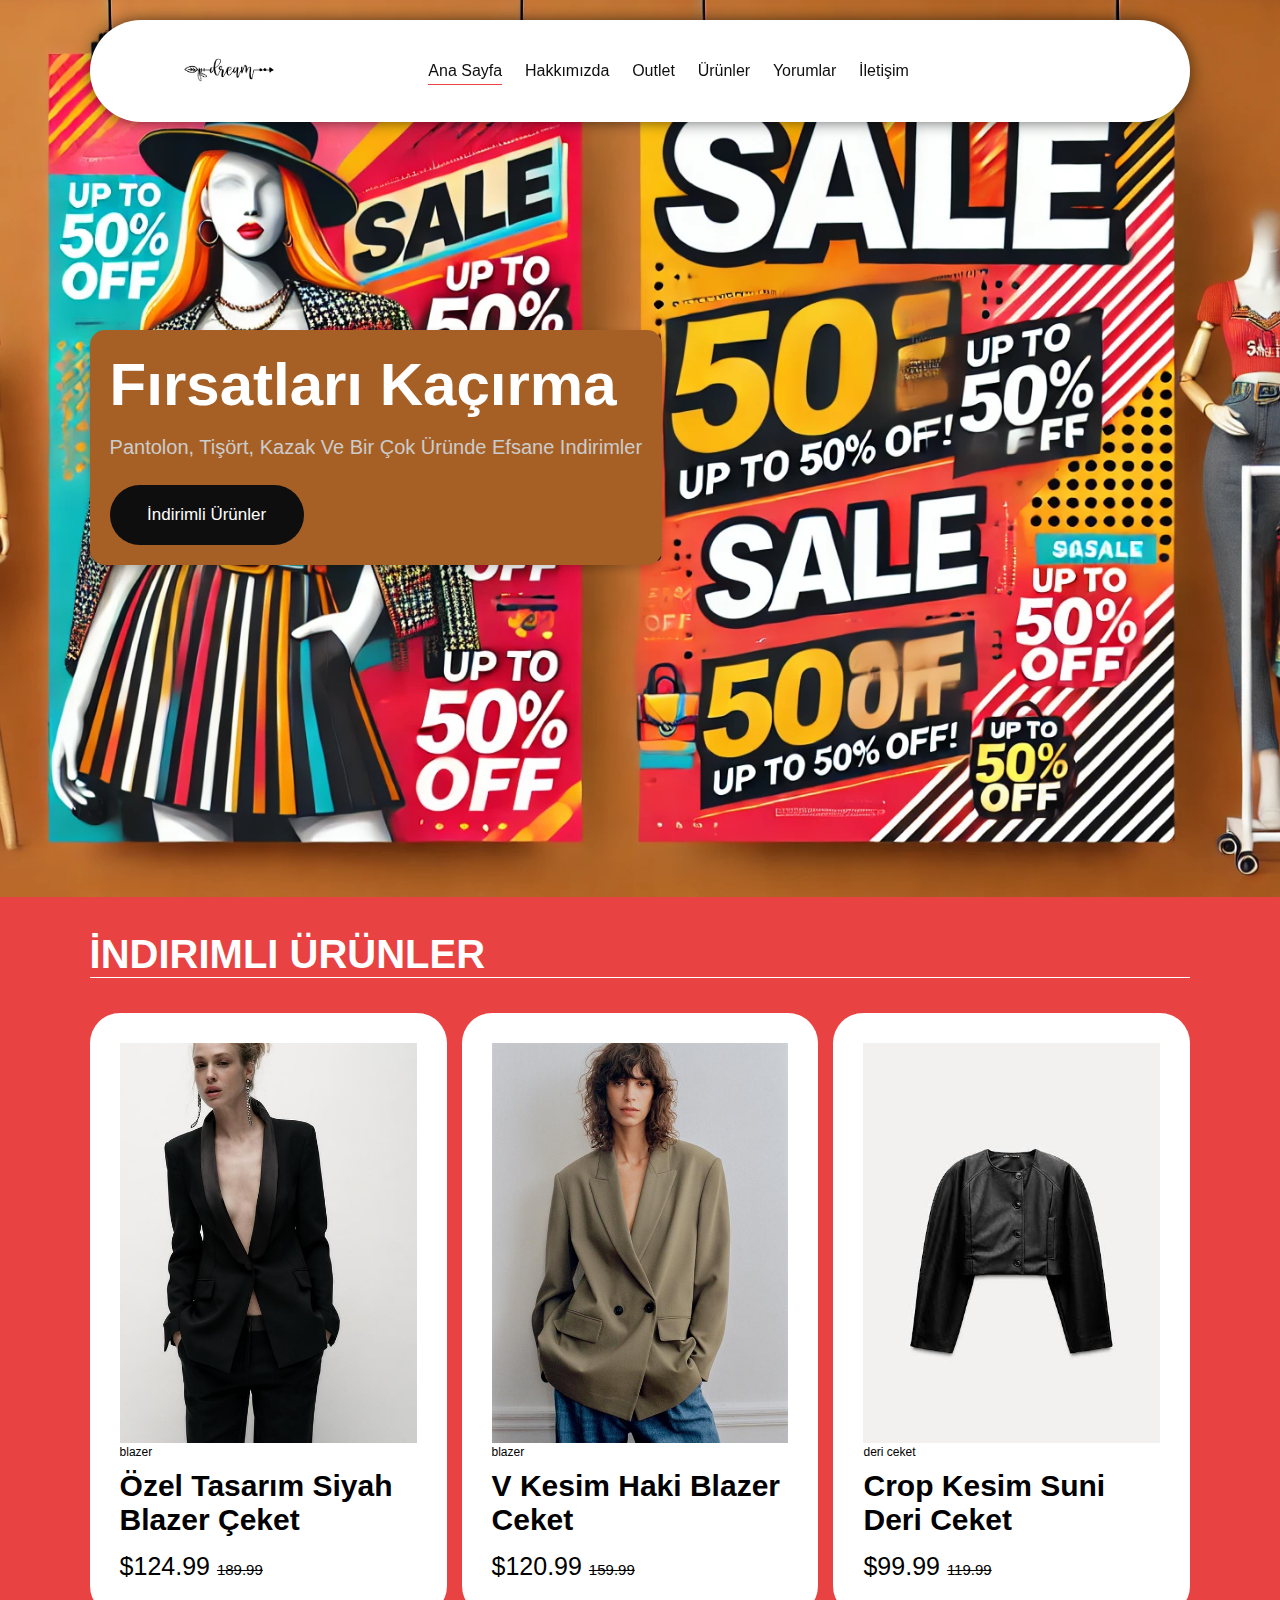
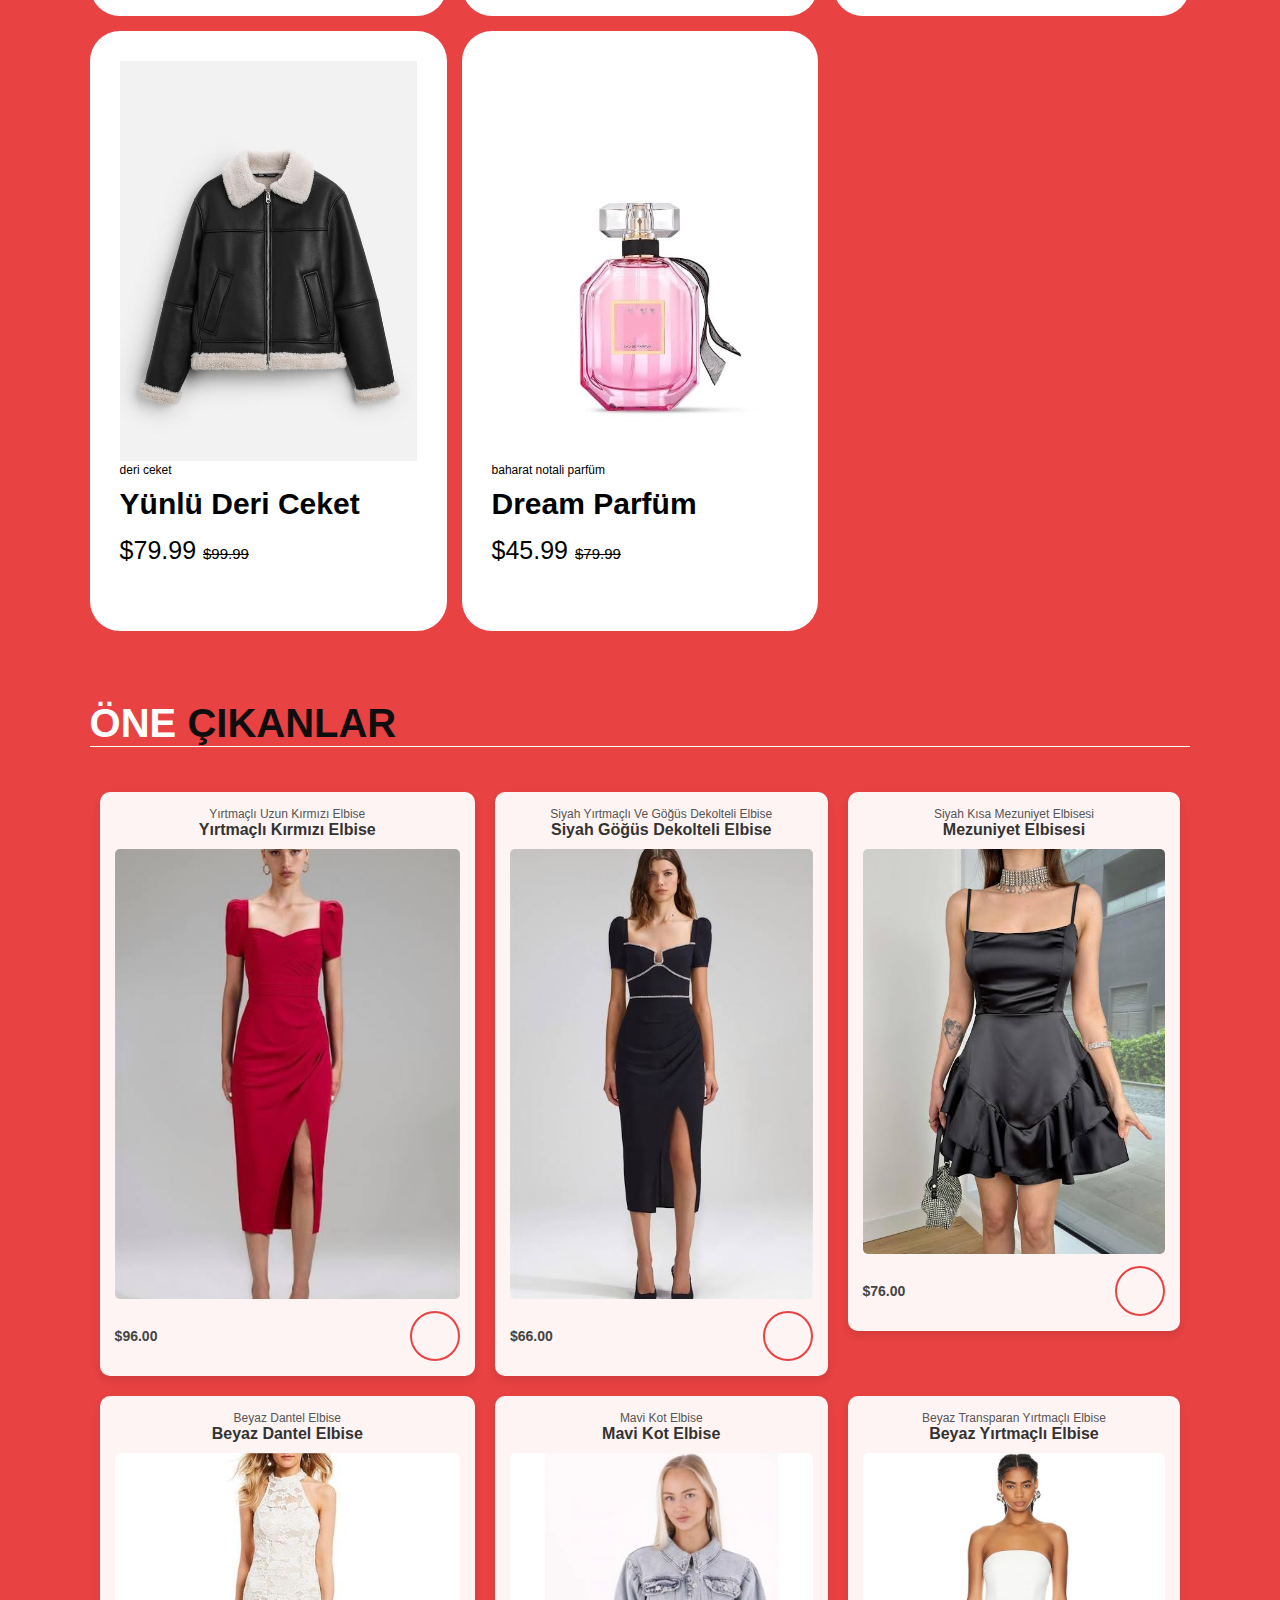
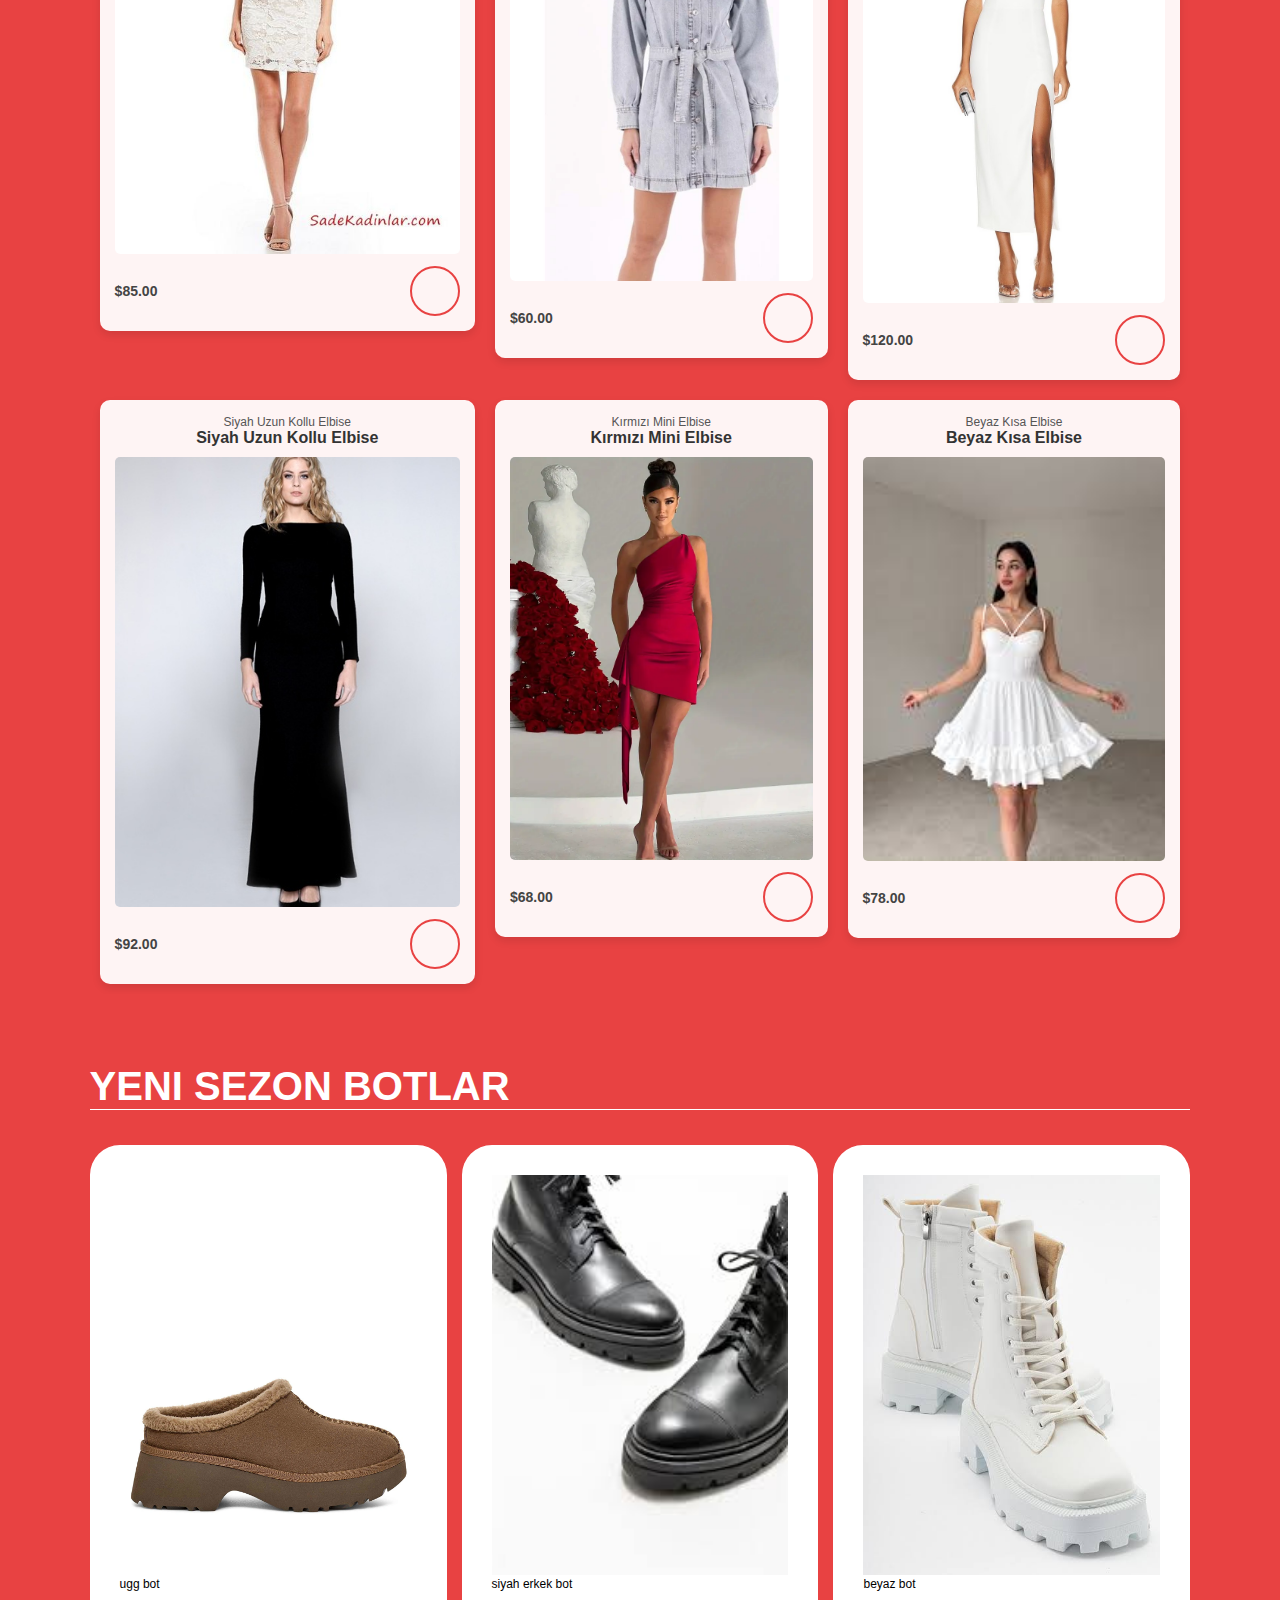
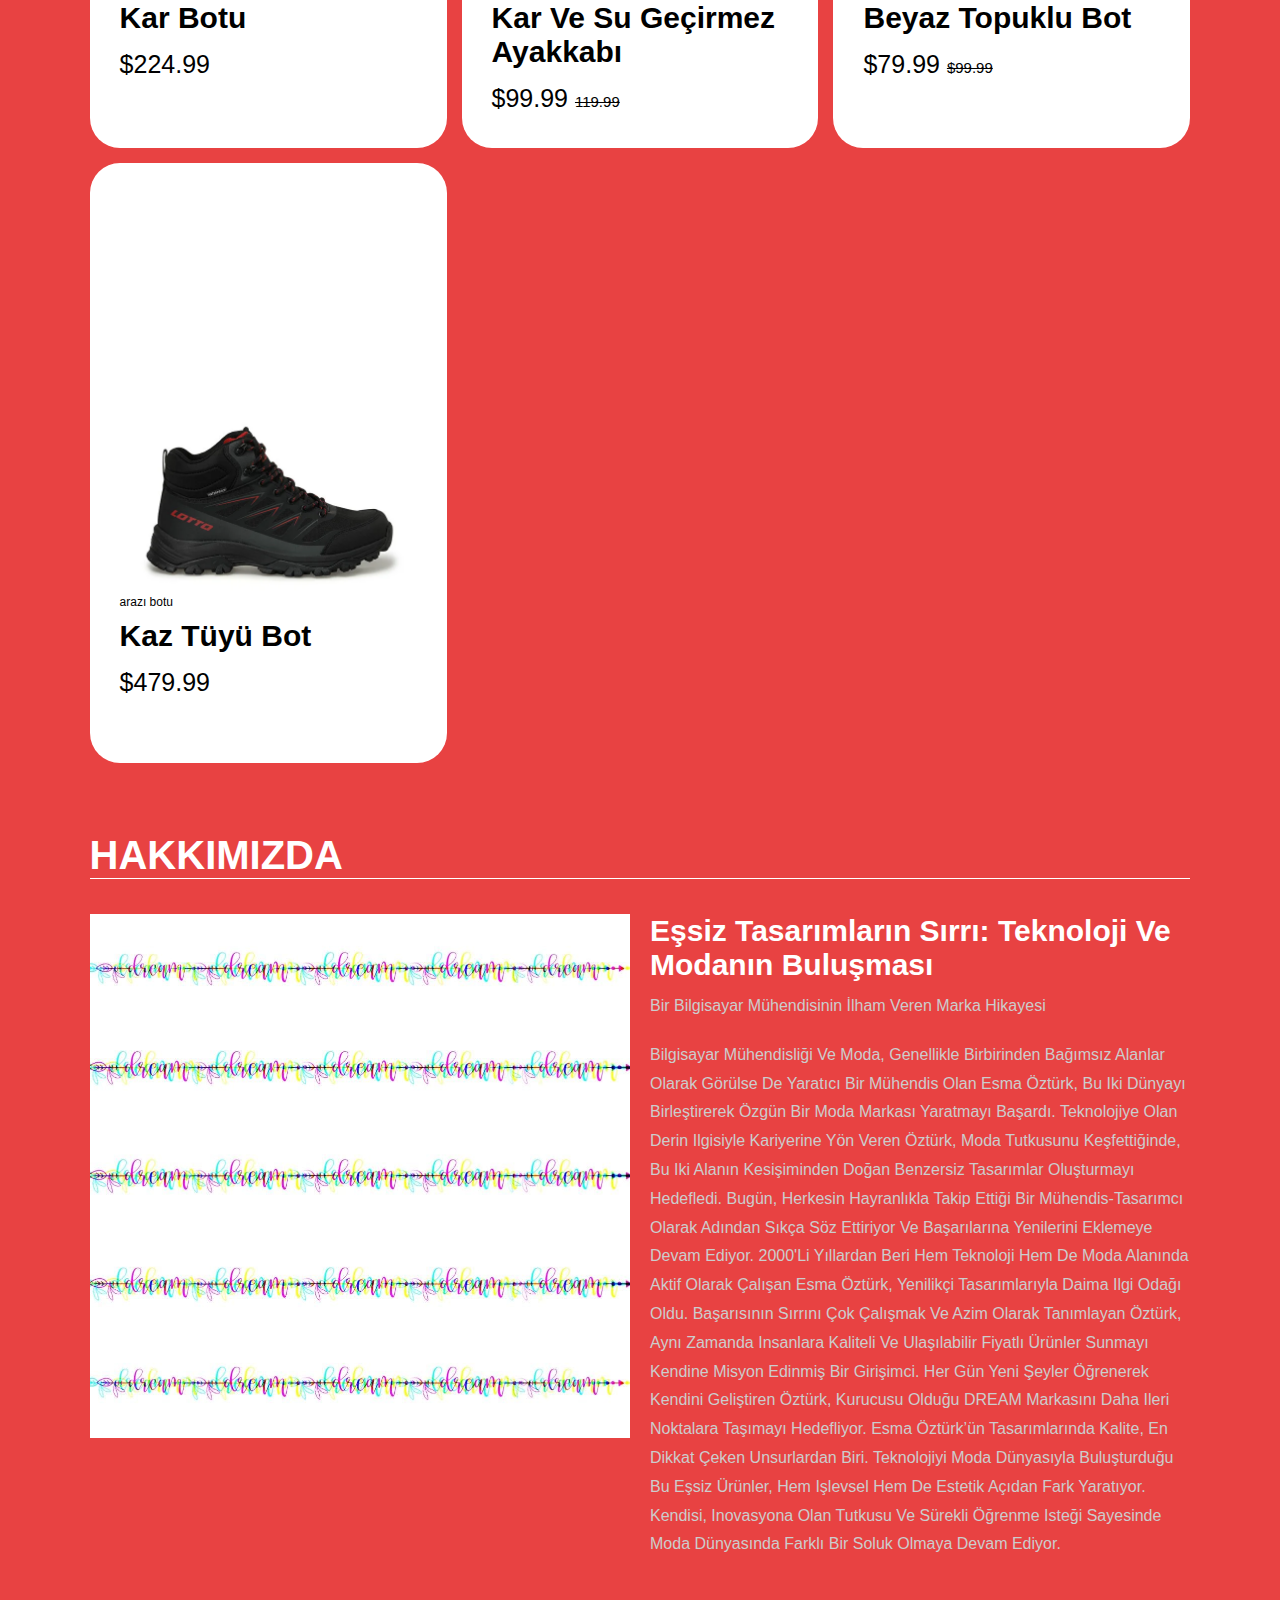
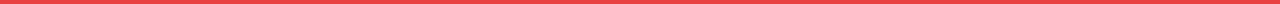
<file: index.html>
<!DOCTYPE html>
<html lang="en">

<head>
  <meta charset="UTF-8" />
  <meta http-equiv="X-UA-Compatible" content="IE=edge" />
  <meta name="viewport" content="width=device-width, initial-scale=1.0" />
  <link rel="stylesheet" href="https://cdnjs.cloudflare.com/ajax/libs/font-awesome/6.1.1/css/all.min.css"
    integrity="sha512-KfkfwYDsLkIlwQp6LFnl8zNdLGxu9YAA1QvwINks4PhcElQSvqcyVLLD9aMhXd13uQjoXtEKNosOWaZqXgel0g=="
    crossorigin="anonymous" referrerpolicy="no-referrer" />
  <title>Dream Web Site</title>
  <link rel="stylesheet" href="styles/style.css" />
</head>

<body>
  <header class="header">
    <a href="#" class="logo">
      <img src="images/logo.png" alt="logo" />
    </a>
    <nav class="navbar">
      <a href="index.html" class="active">Ana Sayfa</a>
      <a href="about.html">Hakkımızda</a>
      <a href="outlet.html">Outlet</a>
      <a href="products.html">Ürünler</a>
      <a href="review.html">Yorumlar</a>
      <a href="contact.html">İletişim</a>
    </nav>

    <div class="buttons">
      <button id="search-btn">
        <i class="fas fa-search"></i>
      </button>
      <button id="cart-btn">
        <i class="fas fa-shopping-cart"></i>
      </button>
      <button id="menu-btn">
        <i class="fas fa-bars"></i>
      </button>
    </div>

    <div class="search-form">
      <input type="text" class="search-input" id="search-box" placeholder="search here" />
      <i class="fas fa-search"></i>
    </div>

    <div class="cart-items-container">
      <div class="cart-item">
        <i class="fas fa-times"></i>
        <img src="images/home.jpg" alt="menu" />
        <div class="content">
          <h3>cart item 01</h3>
        </div>
      </div>
  </header>

  <section class="home" id="home">
    <div class="content">
      <h3>Fırsatları Kaçırma</h3>
      <p>
        Pantolon, Tişört, Kazak ve bir çok üründe efsane indirimler
      </p>
      <a href="outlet.html" class="btn">İndirimli Ürünler</a>
    </div>
  </section>

  <section class="menu" id="menu">
    <h1 class="heading">İndirimli Ürünler</h1>
    <div class="box-container">
      <div class="box">
        <div class="box-head">
          <img src="images/ceket1.jpg" alt="menu" />
          <span class="menu-category">Blazer</span>
          <h3>Özel Tasarım Siyah Blazer Çeket</h3>
          <div class="price">$124.99 <span>189.99</span></div>
        </div>
      </div>
      <div class="box">
        <div class="box-head">
          <img src="images/ceket2.jpg" alt="menu" />
          <span class="menu-category">Blazer</span>
          <h3>V Kesim Haki Blazer Ceket</h3>
          <div class="price">$120.99 <span>159.99</span></div>
        </div>
      </div>
      <div class="box">
        <div class="box-head">
          <img src="images/dericeket3.jpg" alt="menu" />
          <span class="menu-category">Deri Ceket</span>
          <h3>Crop Kesim Suni Deri Ceket</h3>
          <div class="price">$99.99 <span> 119.99</span></div>
        </div>
      </div>
      <div class="box">
        <div class="box-head">
          <img src="images/ceket7.jpg" alt="menu" />
          <span class="menu-category">Deri Ceket</span>
          <h3>Yünlü Deri Ceket</h3>
          <div class="price">$79.99 <span>$99.99</span></div>
        </div>
      </div>
      <div class="box">
        <div class="box-head">
          <img src="images/indirimp.jpg" alt="menu" />
          <span class="menu-category">Baharat Notali Parfüm</span>
          <h3>Dream Parfüm</h3>
          <div class="price">$45.99 <span>$79.99</span></div>
        </div>

      </div>
    </div>
  </section>

  <section class="products" id="products">
    <h1 class="heading">Öne <span>Çıkanlar</span></h1>
    <div class="table-container">
      <table>
        <tr>
          <td>
            <div class="box">
              <div class="box-head">
                <span class="title">Yırtmaçlı Uzun Kırmızı Elbise</span>
                <a  class="name">Yırtmaçlı Kırmızı Elbise</a>
              </div>
              <div class="image">
                <img src="images/indirime1.jpg" alt="" />
              </div>
              <div class="box-bottom">
                <div class="info">
                  <b class="price">$96.00</b>
                </div>
                <div class="product-btn">
                  <a >
                    <i class="fas fa-plus"></i>
                  </a>
                </div>
              </div>
            </div>
          </td>
          <td>
            <div class="box">
              <div class="box-head">
                <span class="title">Siyah Yırtmaçlı ve Göğüs Dekolteli Elbise</span>
                <a  class="name">Siyah Göğüs Dekolteli Elbise</a>
              </div>
              <div class="image">
                <img src="images/indirime2.jpg" alt="" />
              </div>
              <div class="box-bottom">
                <div class="info">
                  <b class="price">$66.00</b>
                </div>
                <div class="product-btn">
                  <a >
                    <i class="fas fa-plus"></i>
                  </a>
                </div>
              </div>
            </div>
          </td>
          <td>
            <div class="box">
              <div class="box-head">
                <span class="title">Siyah Kısa Mezuniyet Elbisesi</span>
                <a class="name">Mezuniyet Elbisesi</a>
              </div>
              <div class="image">
                <img src="images/indirime3.jpg" alt="" />
              </div>
              <div class="box-bottom">
                <div class="info">
                  <b class="price">$76.00</b>
                </div>
                <div class="product-btn">
                  <a >
                    <i class="fas fa-plus"></i>
                  </a>
                </div>
              </div>
            </div>
          </td>
        </tr>
        <tr>
          <td>
            <div class="box">
              <div class="box-head">
                <span class="title">Beyaz Dantel Elbise</span>
                <a  class="name">Beyaz Dantel Elbise</a>
              </div>
              <div class="image">
                <img src="images/beyazdantel.jpg" alt="" />
              </div>
              <div class="box-bottom">
                <div class="info">
                  <b class="price">$85.00</b>
                </div>
                <div class="product-btn">
                  <a >
                    <i class="fas fa-plus"></i>
                  </a>
                </div>
              </div>
            </div>
          </td>
          <td>
            <div class="box">
              <div class="box-head">
                <span class="title">Mavi Kot Elbise</span>
                <a  class="name">Mavi Kot Elbise</a>
              </div>
              <div class="image">
                <img src="images/kotelbise.webp" alt="" />
              </div>
              <div class="box-bottom">
                <div class="info">
                  <b class="price">$60.00</b>
                </div>
                <div class="product-btn">
                  <a >
                    <i class="fas fa-plus"></i>
                  </a>
                </div>
              </div>
            </div>
          </td>
          <td>
            <div class="box">
              <div class="box-head">
                <span class="title">Beyaz Transparan Yırtmaçlı Elbise</span>
                <a class="name">Beyaz Yırtmaçlı Elbise</a>
              </div>
              <div class="image">
                <img src="images/beyazsirte.jpg" alt="" />
              </div>
              <div class="box-bottom">
                <div class="info">
                  <b class="price">$120.00</b>
                </div>
                <div class="product-btn">
                  <a >
                    <i class="fas fa-plus"></i>
                  </a>
                </div>
              </div>
            </div>
          </td>
        </tr>
        <tr>
          <td>
            <div class="box">
              <div class="box-head">
                <span class="title">Siyah Uzun Kollu Elbise</span>
                <a  class="name">Siyah Uzun Kollu Elbise</a>
              </div>
              <div class="image">
                <img src="images/Siyah Elbise Uzun.jpg" alt="" />
              </div>
              <div class="box-bottom">
                <div class="info">
                  <b class="price">$92.00</b>
                </div>
                <div class="product-btn">
                  <a>
                    <i class="fas fa-plus"></i>
                  </a>
                </div>
              </div>
            </div>
          </td>
          <td>
            <div class="box">
              <div class="box-head">
                <span class="title">Kırmızı Mini Elbise</span>
                <a class="name">Kırmızı Mini Elbise</a>
              </div>
              <div class="image">
                <img src="images/kirmizimini.webp" alt="" />
              </div>
              <div class="box-bottom">
                <div class="info">
                  <b class="price">$68.00</b>
                </div>
                <div class="product-btn">
                  <a >
                    <i class="fas fa-plus"></i>
                  </a>
                </div>
              </div>
            </div>
          </td>
          <td>
            <div class="box">
              <div class="box-head">
                <span class="title">Beyaz Kısa Elbise</span>
                <a  class="name">Beyaz Kısa Elbise</a>
              </div>
              <div class="image">
                <img src="images/beyazkisa.jpg" alt="" />
              </div>
              <div class="box-bottom">
                <div class="info">
                  <b class="price">$78.00</b>
                </div>
                <div class="product-btn">
                  <a >
                    <i class="fas fa-plus"></i>
                  </a>
                </div>
              </div>
            </div>
          </td>
        </tr>
      </table>
    </div>
  </section>



  <section class="menu" id="menu">
    <h1 class="heading">Yeni Sezon Botlar</h1>
    <div class="box-container">
      <div class="box">
        <div class="box-head">
          <img src="images/ayakkabi1.jpg" alt="menu" />
          <span class="menu-category">Ugg Bot</span>
          <h3>Kar botu</h3>
          <div class="price">$224.99 </div>
        </div>
      </div>
      <div class="box">
        <div class="box-head">
          <img src="images/erkekbot.jpg" alt="menu" />
          <span class="menu-category">Siyah Erkek Bot</span>
          <h3>Kar ve su geçirmez ayakkabı</h3>
          <div class="price">$99.99 <span> 119.99</span></div>
        </div>
      </div>
      <div class="box">
        <div class="box-head">
          <img src="images/bot1.jpg" alt="menu" />
          <span class="menu-category">Beyaz Bot</span>
          <h3>Beyaz Topuklu Bot</h3>
          <div class="price">$79.99 <span>$99.99</span></div>
        </div>
      </div>
      <div class="box">
        <div class="box-head">
          <img src="images/karbotu.jpg" alt="menu" />
          <span class="menu-category">Arazı botu</span>
          <h3>Kaz tüyü bot</h3>
          <div class="price">$479.99</div>
        </div>
      </div>
    </div>
  </section>






  <section class="about" id="about">
    <h1 class="heading">Hakkımızda</h1>
    <div class="row">
      <div class="image">
        <img src="images/kapak.jpg" alt="about" />
      </div>
      <div class="content">
        <h3>Eşsiz Tasarımların Sırrı: Teknoloji ve Modanın Buluşması</h3>
        <p>
          Bir Bilgisayar Mühendisinin İlham Veren Marka Hikayesi
        </p>
        <p>
          Bilgisayar mühendisliği ve moda, genellikle birbirinden bağımsız alanlar olarak görülse de yaratıcı bir
          mühendis olan Esma Öztürk, bu iki dünyayı birleştirerek özgün bir moda markası yaratmayı başardı. Teknolojiye
          olan derin ilgisiyle kariyerine yön veren Öztürk, moda tutkusunu keşfettiğinde, bu iki alanın kesişiminden
          doğan benzersiz tasarımlar oluşturmayı hedefledi. Bugün, herkesin hayranlıkla takip ettiği bir
          mühendis-tasarımcı olarak adından sıkça söz ettiriyor ve başarılarına yenilerini eklemeye devam ediyor.

          2000'li yıllardan beri hem teknoloji hem de moda alanında aktif olarak çalışan Esma Öztürk, yenilikçi
          tasarımlarıyla daima ilgi odağı oldu. Başarısının sırrını çok çalışmak ve azim olarak tanımlayan Öztürk, aynı
          zamanda insanlara kaliteli ve ulaşılabilir fiyatlı ürünler sunmayı kendine misyon edinmiş bir girişimci. Her
          gün yeni şeyler öğrenerek kendini geliştiren Öztürk, kurucusu olduğu DREAM markasını daha ileri noktalara
          taşımayı hedefliyor.

          Esma Öztürk’ün tasarımlarında kalite, en dikkat çeken unsurlardan biri. Teknolojiyi moda dünyasıyla
          buluşturduğu bu eşsiz ürünler, hem işlevsel hem de estetik açıdan fark yaratıyor. Kendisi, inovasyona olan
          tutkusu ve sürekli öğrenme isteği sayesinde moda dünyasında farklı bir soluk olmaya devam ediyor.
        </p>
        
      </div>
    </div>
  </section>


</body>

</html>
</file>
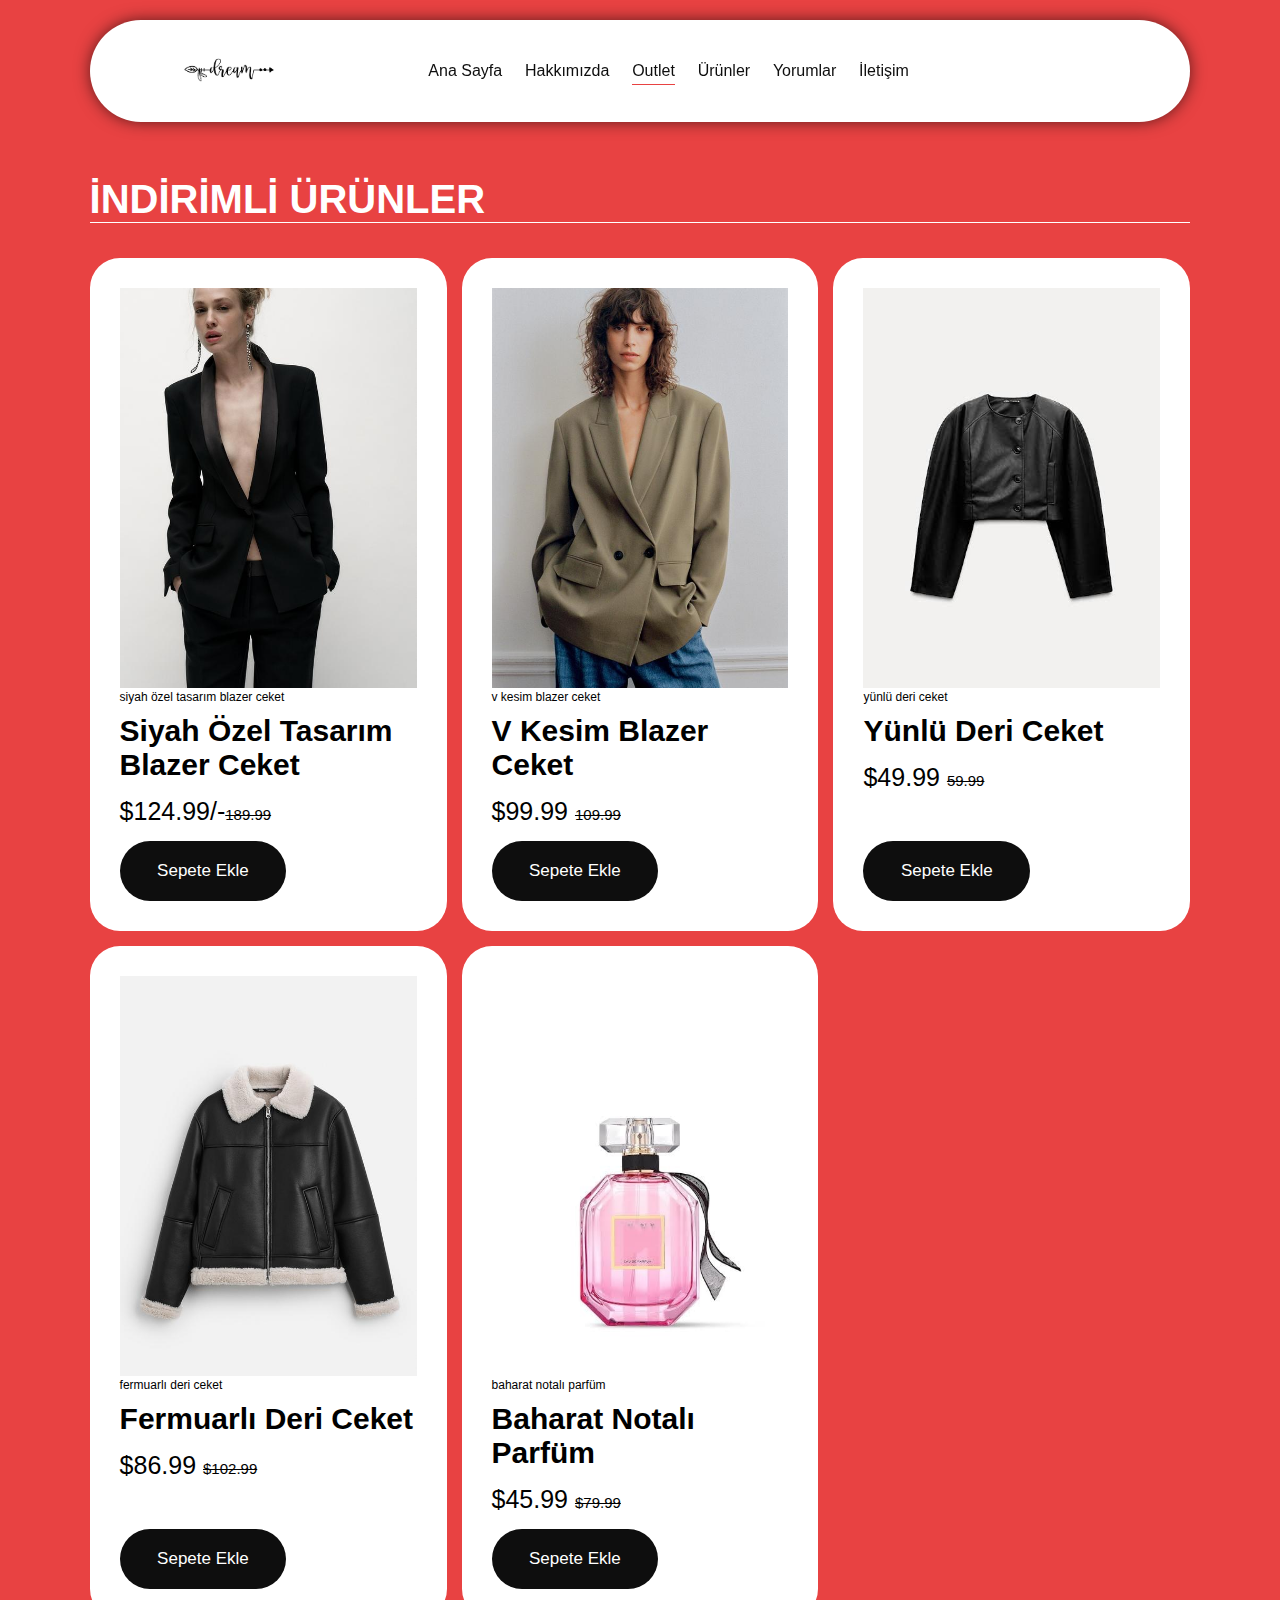
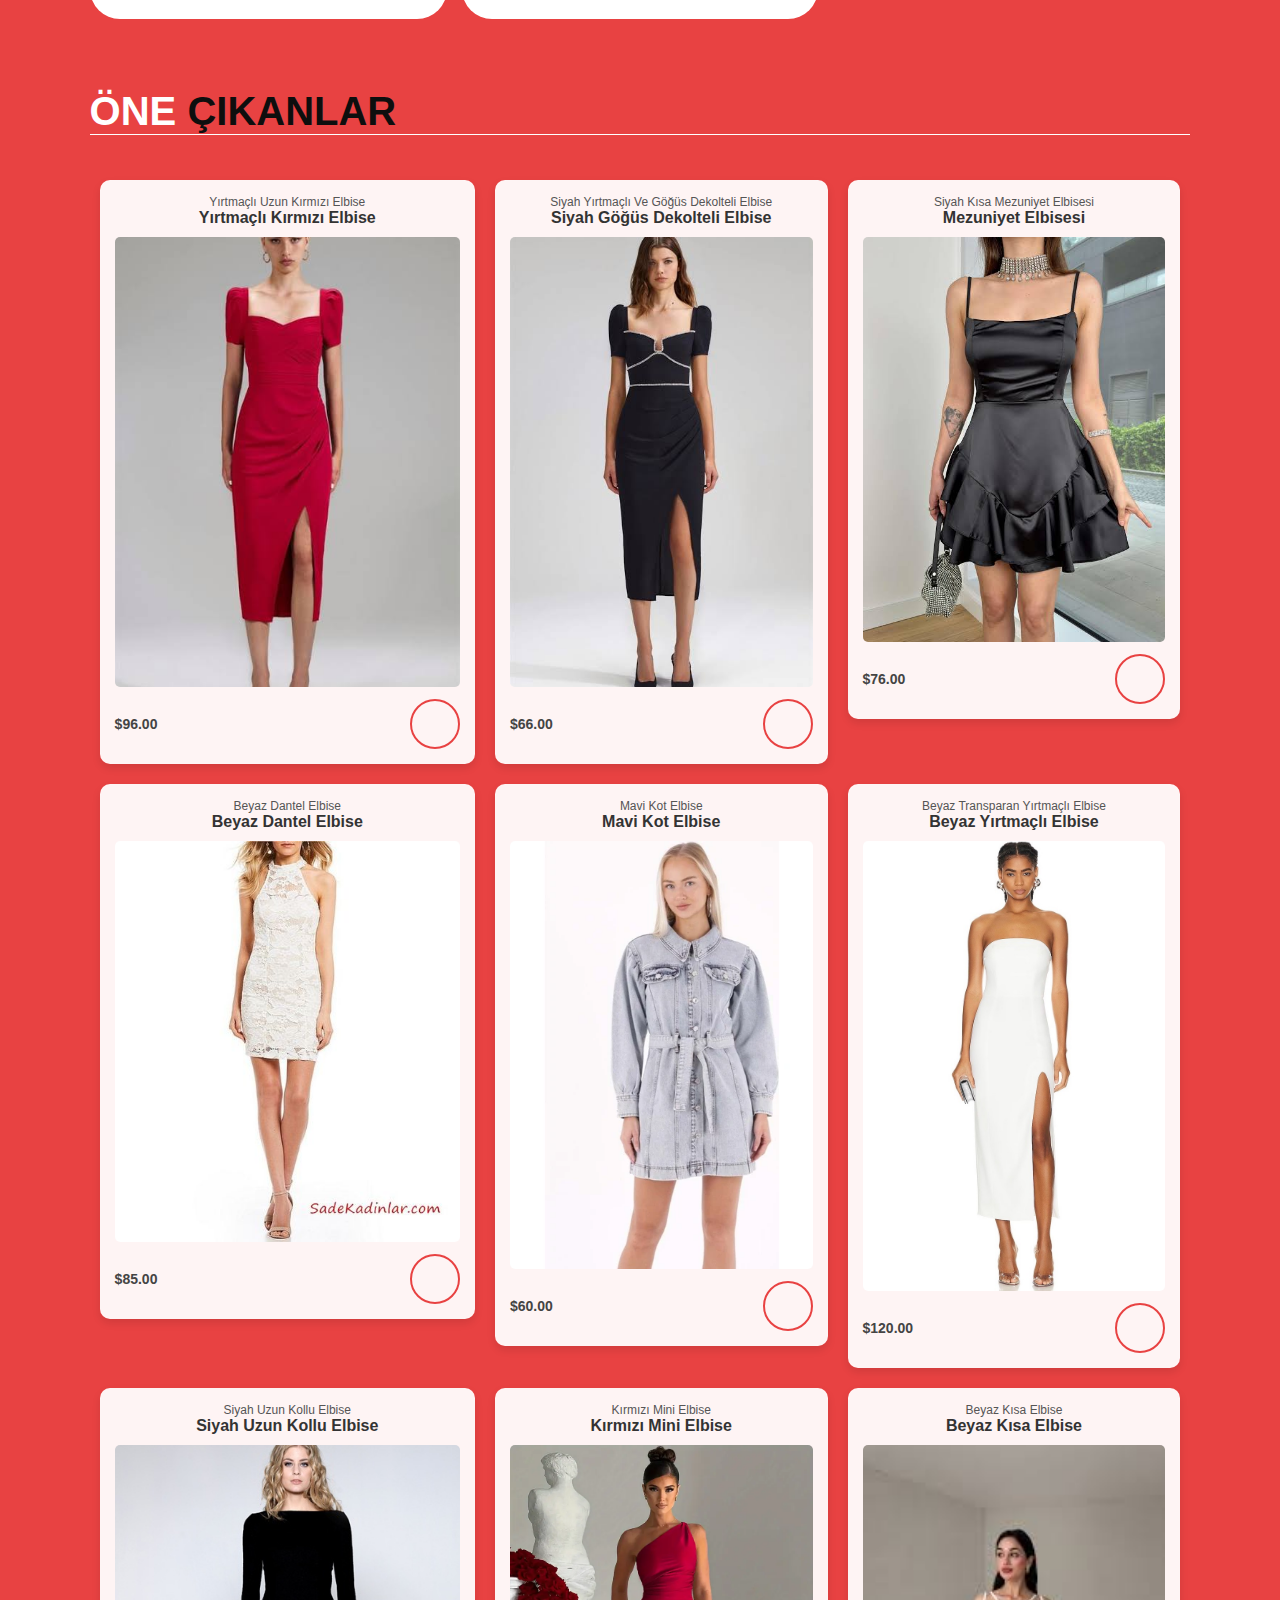
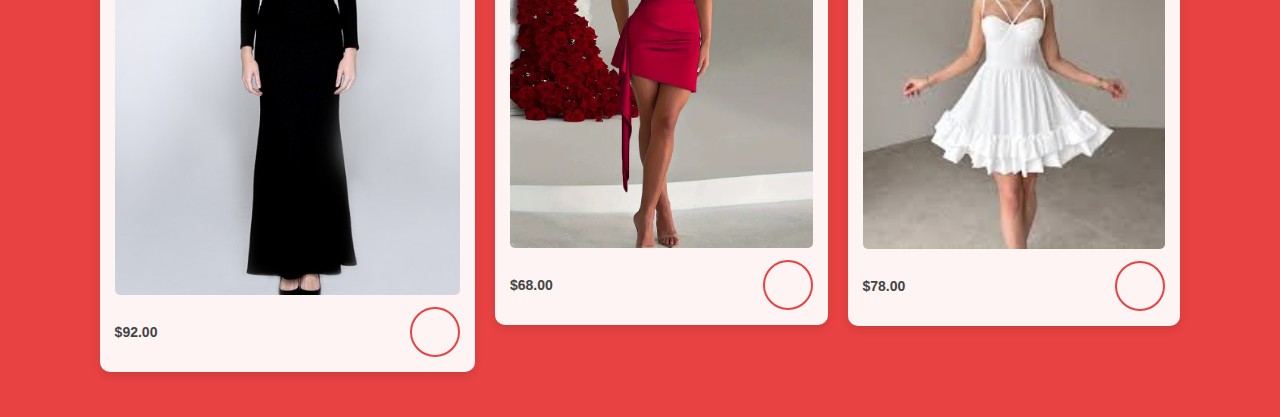
<file: outlet.html>
<!DOCTYPE html>
<html lang="en">
  <head>
    <meta charset="UTF-8" />
    <meta http-equiv="X-UA-Compatible" content="IE=edge" />
    <meta name="viewport" content="width=device-width, initial-scale=1.0" />
    <link
      rel="stylesheet"
      href="https://cdnjs.cloudflare.com/ajax/libs/font-awesome/6.1.1/css/all.min.css"
      integrity="sha512-KfkfwYDsLkIlwQp6LFnl8zNdLGxu9YAA1QvwINks4PhcElQSvqcyVLLD9aMhXd13uQjoXtEKNosOWaZqXgel0g=="
      crossorigin="anonymous"
      referrerpolicy="no-referrer"
    />
    <title>Outlet Ürünler</title>
    <link rel="stylesheet" href="styles/style.css" />
  </head>
  <body>
    <header class="header">
      <a href="#" class="logo">
        <img src="images/logo.png" alt="logo" />
      </a>
      <nav class="navbar">
        <a href="index.html">Ana Sayfa</a>
        <a href="about.html">Hakkımızda</a>
        <a href="outlet.html" class="active">Outlet</a>
        <a href="products.html">Ürünler</a>
        <a href="review.html">Yorumlar</a>
        <a href="contact.html">İletişim</a>
      </nav>

      <div class="buttons">
        <button id="search-btn">
          <i class="fas fa-search"></i>
        </button>
        <button id="cart-btn">
          <i class="fas fa-shopping-cart"></i>
        </button>
        <button id="menu-btn">
          <i class="fas fa-bars"></i>
        </button>
      </div>

      <div class="search-form">
        <input
          type="text"
          class="search-input"
          id="search-box"
          placeholder="search here"
        />
        <i class="fas fa-search"></i>
      </div>

      <div class="cart-items-container">
        <div class="cart-item">
          <i class="fas fa-times"></i>
          <img src="images/ceket1.jpg" alt="menu" />
          <div class="content">
            <h3>cart item 01</h3>
            <div class="price">$124.99/-<span>189.99</span></div>
          </div>
        </div>
        <div class="cart-item">
          <i class="fas fa-times"></i>
          <img src="images/ceket2.jpg" alt="menu" />
          <div class="content">
            <h3>cart item 02</h3>
            <div class="price">$120.99/-<span>159.99</span></div>
          </div>
        </div>
        <div class="cart-item">
          <i class="fas fa-times"></i>
          <img src="images/dericeket3.jpg" alt="menu" />
          <div class="content">
            <h3>cart item 03</h3>
            <div class="price">$99.99/-<span>119.99</span></div>
          </div>
        </div>
        <div class="cart-item">
          <i class="fas fa-times"></i>
          <img src="images/ceket7.jpg" alt="menu" />
          <div class="content">
            <h3>cart item 04</h3>
            <div class="price">$79.99/-<span>99.99</span></div>
          </div>
        </div>
        <div class="cart-item">
          <i class="fas fa-times"></i>
          <img src="images/indirimp.jpg" alt="menu" />
          <div class="content">
            <h3>cart item 04</h3>
            <div class="price">$129.99/-<span>299.99</span></div>
          </div>
        </div>
        <div class="cart-item">
          <i class="fas fa-times"></i>
          <img src="images/indirime1.jpg" alt="menu" />
          <div class="content">
            <h3>cart item 04</h3>
            <div class="price">$234.99/-<span>267.99</span></div>
          </div>
        </div>
        <div class="cart-item">
          <i class="fas fa-times"></i>
          <img src="images/indirime2.jpg" alt="menu" />
          <div class="content">
            <h3>cart item 04</h3>
            <div class="price">$354.99/-<span>408.99</span></div>
          </div>
        </div>
        <div class="cart-item">
          <i class="fas fa-times"></i>
          <img src="images/indirime3.jpg" alt="menu" />
          <div class="content">
            <h3>cart item 04</h3>
            <div class="price">$245.99/-<span>350.99</span></div>
          </div>
        </div>
      </div>
    </header>

    <section class="menu" id="menu">
      <h1 class="heading">İndİrİmlİ Ürünler</h1>
      <div class="box-container">
        <div class="box">
          <div class="box-head">
            <img src="images/ceket1.jpg" alt="menu" />
            <span class="menu-category">Siyah Özel Tasarım Blazer Ceket</span>
            <h3>Siyah Özel Tasarım Blazer Ceket</h3>
            <div class="price">$124.99/-<span>189.99</span></div>
          </div>
          <div class="box-bottom">
            <a href="#" class="btn">Sepete Ekle</a>
          </div>
        </div>
        <div class="box">
          <div class="box-head">
            <img src="images/ceket2.jpg" alt="menu" />
            <span class="menu-category">V Kesim Blazer Ceket</span>
            <h3>V Kesim Blazer Ceket</h3>
            <div class="price">$99.99 <span>109.99</span></div>
          </div>
          <div class="box-bottom">
            <a href="#" class="btn">Sepete Ekle</a>
          </div>
        </div>
        <div class="box">
          <div class="box-head">
            <img src="images/dericeket3.jpg" alt="menu" />
            <span class="menu-category">Yünlü Deri Ceket</span>
            <h3>Yünlü Deri Ceket</h3>
            <div class="price">$49.99 <span> 59.99</span></div>
          </div>
          <div class="box-bottom">
            <a href="#" class="btn">Sepete Ekle</a>
          </div>
        </div>
        <div class="box">
          <div class="box-head">
            <img src="images/ceket7.jpg" alt="menu" />
            <span class="menu-category">Fermuarlı Deri Ceket</span>
            <h3>Fermuarlı Deri Ceket</h3>
            <div class="price">$86.99 <span>$102.99</span></div>
          </div>
          <div class="box-bottom">
            <a href="#" class="btn">Sepete Ekle</a>
          </div>
        </div>
        <div class="box">
          <div class="box-head">
            <img src="images/indirimp.jpg" alt="menu" />
            <span class="menu-category">Baharat Notalı Parfüm</span>
            <h3>Baharat Notalı Parfüm</h3>
            <div class="price">$45.99 <span>$79.99</span></div>
          </div>
          <div class="box-bottom">
            <a href="#" class="btn">Sepete Ekle</a>
          </div>
        </div>
              
      </div>
    </section>

    <section class="products" id="products">
      <h1 class="heading">Öne <span>Çıkanlar</span></h1>
      <div class="table-container">
        <table>
          <tr>
            <td>
              <div class="box">
                <div class="box-head">
                  <span class="title">Yırtmaçlı Uzun Kırmızı Elbise</span>
                  <a  class="name">Yırtmaçlı Kırmızı Elbise</a>
                </div>
                <div class="image">
                  <img src="images/indirime1.jpg" alt="" />
                </div>
                <div class="box-bottom">
                  <div class="info">
                    <b class="price">$96.00</b>
                  </div>
                  <div class="product-btn">
                    <a >
                      <i class="fas fa-plus"></i>
                    </a>
                  </div>
                </div>
              </div>
            </td>
            <td>
              <div class="box">
                <div class="box-head">
                  <span class="title">Siyah Yırtmaçlı ve Göğüs Dekolteli Elbise</span>
                  <a  class="name">Siyah Göğüs Dekolteli Elbise</a>
                </div>
                <div class="image">
                  <img src="images/indirime2.jpg" alt="" />
                </div>
                <div class="box-bottom">
                  <div class="info">
                    <b class="price">$66.00</b>
                  </div>
                  <div class="product-btn">
                    <a >
                      <i class="fas fa-plus"></i>
                    </a>
                  </div>
                </div>
              </div>
            </td>
            <td>
              <div class="box">
                <div class="box-head">
                  <span class="title">Siyah Kısa Mezuniyet Elbisesi</span>
                  <a class="name">Mezuniyet Elbisesi</a>
                </div>
                <div class="image">
                  <img src="images/indirime3.jpg" alt="" />
                </div>
                <div class="box-bottom">
                  <div class="info">
                    <b class="price">$76.00</b>
                  </div>
                  <div class="product-btn">
                    <a >
                      <i class="fas fa-plus"></i>
                    </a>
                  </div>
                </div>
              </div>
            </td>
          </tr>
          <tr>
            <td>
              <div class="box">
                <div class="box-head">
                  <span class="title">Beyaz Dantel Elbise</span>
                  <a  class="name">Beyaz Dantel Elbise</a>
                </div>
                <div class="image">
                  <img src="images/beyazdantel.jpg" alt="" />
                </div>
                <div class="box-bottom">
                  <div class="info">
                    <b class="price">$85.00</b>
                  </div>
                  <div class="product-btn">
                    <a >
                      <i class="fas fa-plus"></i>
                    </a>
                  </div>
                </div>
              </div>
            </td>
            <td>
              <div class="box">
                <div class="box-head">
                  <span class="title">Mavi Kot Elbise</span>
                  <a  class="name">Mavi Kot Elbise</a>
                </div>
                <div class="image">
                  <img src="images/kotelbise.webp" alt="" />
                </div>
                <div class="box-bottom">
                  <div class="info">
                    <b class="price">$60.00</b>
                  </div>
                  <div class="product-btn">
                    <a >
                      <i class="fas fa-plus"></i>
                    </a>
                  </div>
                </div>
              </div>
            </td>
            <td>
              <div class="box">
                <div class="box-head">
                  <span class="title">Beyaz Transparan Yırtmaçlı Elbise</span>
                  <a class="name">Beyaz Yırtmaçlı Elbise</a>
                </div>
                <div class="image">
                  <img src="images/beyazsirte.jpg" alt="" />
                </div>
                <div class="box-bottom">
                  <div class="info">
                    <b class="price">$120.00</b>
                  </div>
                  <div class="product-btn">
                    <a >
                      <i class="fas fa-plus"></i>
                    </a>
                  </div>
                </div>
              </div>
            </td>
          </tr>
          <tr>
            <td>
              <div class="box">
                <div class="box-head">
                  <span class="title">Siyah Uzun Kollu Elbise</span>
                  <a  class="name">Siyah Uzun Kollu Elbise</a>
                </div>
                <div class="image">
                  <img src="images/Siyah Elbise Uzun.jpg" alt="" />
                </div>
                <div class="box-bottom">
                  <div class="info">
                    <b class="price">$92.00</b>
                  </div>
                  <div class="product-btn">
                    <a>
                      <i class="fas fa-plus"></i>
                    </a>
                  </div>
                </div>
              </div>
            </td>
            <td>
              <div class="box">
                <div class="box-head">
                  <span class="title">Kırmızı Mini Elbise</span>
                  <a class="name">Kırmızı Mini Elbise</a>
                </div>
                <div class="image">
                  <img src="images/kirmizimini.webp" alt="" />
                </div>
                <div class="box-bottom">
                  <div class="info">
                    <b class="price">$68.00</b>
                  </div>
                  <div class="product-btn">
                    <a >
                      <i class="fas fa-plus"></i>
                    </a>
                  </div>
                </div>
              </div>
            </td>
            <td>
              <div class="box">
                <div class="box-head">
                  <span class="title">Beyaz Kısa Elbise</span>
                  <a  class="name">Beyaz Kısa Elbise</a>
                </div>
                <div class="image">
                  <img src="images/beyazkisa.jpg" alt="" />
                </div>
                <div class="box-bottom">
                  <div class="info">
                    <b class="price">$78.00</b>
                  </div>
                  <div class="product-btn">
                    <a >
                      <i class="fas fa-plus"></i>
                    </a>
                  </div>
                </div>
              </div>
            </td>
          </tr>
        </table>
      </div>
    </section>

  </body>
</html>
</file>
<file: styles/style.css>
:root {
  --main-color: #e84242;
  --black-color: #0e0e0e;
  --border: 0.1rem solid rgba(214, 136, 136, 0.4);
}

* {
  font-family: "Poppins", sans-serif;
  margin: 0;
  padding: 0;
  box-sizing: border-box;
  outline: none;
  border: none;
  text-decoration: none;
  text-transform: capitalize;
  transition: 0.2s ease;
}

/*! base html codes  */
html {
  font-size: 62.5%;
  scroll-padding-top: 9rem;
  scroll-behavior: smooth;
  overflow-x: hidden;
}

html::-webkit-scrollbar {
  width: 0.8rem;
  background-color: rgb(214, 68, 68);
}

html::-webkit-scrollbar-track {
  background-color: transparent;
}

html::-webkit-scrollbar-thumb {
  border-radius: 3rem;
  background-color: var(--black-color);
}

body {
  background-color: var(--main-color);
  overflow-x: hidden;
}

section {
  padding: 3.5rem 7%;
}

a {
  color: var(--black-color);
  text-decoration: none;
}

.btn {
  margin-top: 1rem;
  display: inline-block;
  padding: 2rem 3.75rem;
  border-radius: 30rem;
  font-size: 1.7rem;
  color: #fff;
  background-color: var(--black-color);
  cursor: pointer;
}

.btn:hover {
  opacity: 0.9;
}

.heading {
  color: #fff;
  text-transform: uppercase;
  font-size: 4rem;
  margin-bottom: 3.5rem;
  border-bottom: 0.1rem solid #fff;
}

.heading span {
  color: var(--black-color);
  text-transform: uppercase;
}

.search-input {
  font-size: 1.6rem;
  color: var(--black-color);
  padding: 1rem;
  text-transform: none;
  border-radius: 3rem;
}

/*! header start  */

.header .search-form {
  position: absolute;
  top: 115%;
  right: 7%;
  background-color: #fff;
  width: 50rem;
  height: 5rem;
  display: flex;
  align-items: center;
  border-radius: 3rem;
  box-shadow: 0px 0px 25px 2px rgb(0 0 0 / 75%);
  transform: scaleY(0);
}

.header .search-form.active {
  transform: scaleY(1);
}

.header .search-form i {
  cursor: pointer;
  font-size: 2.2rem;
  margin-right: 1.5rem;
  color: var(--black-color);
}

.header .search-form input {
  width: 100%;
}

.header .logo img {
  height: 10rem;
}

.header {
  background-color: #fff;
  display: flex;
  align-items: center;
  justify-content: space-between;
  padding: 0 7%;
  margin: 2rem 7%;
  border-radius: 30rem;
  box-shadow: 0px 0px 17px -2px rgba(0, 0, 0, 0.75);
  position: sticky;
  top: 0;
  z-index: 1000;
}

.header .navbar a {
  margin: 0 1rem;
  font-size: 1.6rem;
  color: var(--black-color);
  border-bottom: 0.1rem solid transparent;
}

.header .navbar .active,
.header .navbar a:hover {
  border-color: var(--main-color);
  padding-bottom: 0.5rem;
}

.header .buttons button {
  cursor: pointer;
  font-size: 2.5rem;
  margin-left: 2rem;
  background-color: transparent;
  color: var(--black-color);
}

.header .cart-items-container {
  position: absolute;
  top: 95%;
  height: calc(100vh - 9rem);
  width: 35rem;
  background-color: #fff;
  box-shadow: 0px 20px 14px 0px rgb(0 0 0 / 75%);
  right: -100%;
}

.header .cart-items-container.active {
  right: 3rem;
}

.header .cart-items-container .cart-item {
  position: relative;
  display: flex;
  align-items: center;
  gap: 1.5rem;
  padding: 1.5rem;
}

.header .cart-items-container .cart-item:hover {
  box-shadow: 0px 0px 10px 0px rgba(0, 0, 0, 0.75);
}

.header .cart-items-container .cart-item .fa-times {
  position: absolute;
  top: 1rem;
  right: 1.5rem;
  font-size: 2rem;
  cursor: pointer;
  color: var(--black-color);
}

.header .cart-items-container .cart-item img {
  height: 7rem;
}

.header .cart-items-container .cart-item .content h3 {
  font-size: 2rem;
  color: var(--black-color);
  padding-bottom: 0.5rem;
}

.header .cart-items-container .cart-item .content .price {
  font-size: 1.5rem;
  color: var(--black-color);
}

.header .cart-items-container .btn {
  width: 100%;
  text-align: center;
  border-radius: unset;
}

.header #menu-btn {
  display: none;
}

/*! header end  */

/*! home start  */
.home {
  min-height: 100vh;
  background: url(../images/home.jpg) no-repeat;
  background-size: cover;
  background-position: center;
  margin-top: -14.5rem;
  display: flex;
  align-items: center;
}

.home .content {
  max-width: 60rem;
  border-radius: 15px;
  box-shadow: 0 4px 8px rgba(0, 0, 0, 0.2);
  padding: 20px;
  background-color: #a66026;
}

.home .content h3 {
  font-size: 6rem;
  color: #fff;
}

.home .content p {
  font-size: 2rem;
  font-weight: 300;
  line-height: 1.8;
  padding: 1rem 0;
  color: #ccc;
}
/*! home end  */

/*! menu start  */
.menu .box-container {
  display: grid;
  grid-template-columns: repeat(auto-fit, minmax(30rem, 1fr));
  gap: 1.5rem;
}

.menu .box-container .box {
  padding: 3rem;
  background-color: #fffffff1;
  border-radius: 3rem;
  background-color: #fff;
  min-height: 60rem;
  display: flex;
  flex-direction: column;
  align-items: flex-start;
  justify-content: space-between;
}

.menu .box-container .box img {
  width: 100%;
  height: 400px;
  object-fit: cover;
}

.menu .box-container .box .menu-category {
  font-size: 1.2rem;
  text-transform: lowercase;
}

.menu .box-container .box h3 {
  font-size: 3rem;
  padding: 1rem 0;
}

.menu .box-container .box .price {
  font-size: 2.5rem;
  padding: 0.5rem 0;
}

.menu .box-container .box .price span {
  font-size: 1.5rem;
  text-decoration: line-through;
  font-weight: 300;
}

/*! menu end  */



/*! products start */
.products .table-container {
  width: 100%;
  margin: 0 auto;
  overflow-x: auto;
}

.products table {
  width: 100%;
  border-collapse: collapse;
  text-align: center;
}

.products table td {
  padding: 1rem; 
  vertical-align: top;
}

.products .box {
  text-align: center;
  background-color: #fffffff1; 
  border-radius: 1rem; 
  height: 100%; 
  display: flex;
  flex-direction: column;
  justify-content: space-between;
  padding: 1.5rem;
  box-shadow: 0 4px 8px rgba(0, 0, 0, 0.1);
}

.products .box .box-head {
  display: flex;
  flex-direction: column;
  align-items: center;
  margin-bottom: 1rem;
}

.products .box .box-head .title {
  font-size: 1.2rem;
  color: #555; 
}

.products .box .box-head .name {
  font-size: 1.6rem;
  font-weight: bold;
  color: #333; 
}

.products .box img {
  width: 100%;
  height: auto;
  max-height: 45rem; 
  object-fit: cover; 
  border-radius: 0.5rem; 
}

.products .box-bottom {
  display: flex;
  justify-content: space-between;
  align-items: center;
  margin-top: 1rem;
}

.products .box-bottom .info .price {
  font-size: 1.4rem;
  font-weight: bold;
  color: #444; 
}

.products .box-bottom .product-btn a {
  display: flex;
  align-items: center;
  justify-content: center;
  border-radius: 50%;
  width: 5rem;
  height: 5rem;
  border: 0.2rem solid var(--main-color);
  transition: background-color 0.3s, transform 0.3s;
}

.products .box-bottom .product-btn a:hover {
  background-color: var(--main-color);
  transform: scale(1.1);
}

.products .box-bottom .product-btn a i {
  font-size: 1.6rem;
  color: var(--main-color);
}

/*! products end */




/*! about start  */
.about .row {
  display: flex;
  flex-wrap: wrap;
  column-gap: 2rem;
}

.about .row .image {
  flex: 1 1 45rem;
}

.about .row img {
  width: 100%;
}

.about .row .content {
  flex: 1 1 45rem;
}

.about .row .content h3 {
  font-size: 3rem;
  color: #fff;
}

.about .row .content p {
  font-size: 1.6rem;
  color: #ccc;
  padding: 1rem 0;
  line-height: 1.8;
}

/*! about end  */

.review .box-container {
  display: grid;
  grid-template-columns: repeat(3, 1fr);
  grid-template-rows: auto;
  grid-template-areas: 
    ". center ."
    "left . right"
    "left2 . right2"
    ". center2 .";
  gap: 1.5rem;
}



.review .box-container .box {
  border: var(--border);
  text-align: center;
  padding: 3rem 2rem;
  background-color: #fff;
  border-radius: 3rem;
}

.review .box-container .box p {
  font-size: 1.5rem;
  line-height: 1.8;
  padding: 2rem 0;
}

.review .box-container .box .user {
  height: 7rem;
  width: 7rem;
  border-radius: 50%;
  object-fit: cover;
}

.review .box-container .box h3 {
  padding: 1rem 0;
  font-size: 2rem;
  color: var(--main-color);
}

.review .box-container .box .stars i {
  font-size: 1.5rem;
  color: gold;
}

/*! contact start  */
.contact .row {
  display: flex;
  flex-wrap: wrap;
  gap: 1rem;
  padding: 2rem;
  border-radius: 10px;
}

.contact .row .map {
  flex: 1 1 45rem;
  width: 100%;
  height: 300px;
  border: 2px solid var(--main-color);
  border-radius: 10px;
  object-fit: cover;
}

.contact .row form {
  flex: 1 1 45rem;
  padding: 5rem 2rem;
  text-align: center;
  background-color: rgba(30, 30, 30, 0.9); 
  border-radius: 10px;
}

.contact .row form h3 {
  text-transform: uppercase;
  font-size: 3.5rem;
  color: #f0f0f0; 
  margin-bottom: 2rem;
}

.contact .row form .inputBox {
  display: flex;
  align-items: center;
  margin: 2rem 0;
  border: 1px solid var(--main-color);
  border-radius: 5px;
  overflow: hidden;
}

.contact .row form .inputBox i {
  color: #f0f0f0; 
  font-size: 2rem;
  padding-left: 2rem;
  background-color: #1e1e1e; 
}

.contact .row form .inputBox input {
  width: 100%;
  padding: 1.5rem;
  font-size: 1.7rem;
  color: #f0f0f0; 
  text-transform: none;
  background-color: transparent;
  border: none;
  outline: none;
}

.contact .row form p {
  margin: 1rem 0;
  font-size: 1.6rem;
  color: #f0f0f0;
}

.contact .row form .btn {
  color: #1e1e1e; 
  background-color: #f0f0f0; 
  font-weight: bold;
  padding: 1rem 2rem;
  border: none;
  cursor: pointer;
  transition: background-color 0.3s;
}

.contact .row form .btn:hover {
  background-color: var(--hover-color);
}
/*! contact end  */





/*! footer start  */
.footer {
  background-color: var(--black-color);
  text-align: center;
}

.footer .search {
  display: flex;
  justify-content: center;
}

.footer .search .search-input {
  width: 30rem;
}

.footer .search .btn-primary {
  background-color: var(--main-color);
  padding: 1rem 2rem;
  margin-left: 1rem;
}

.footer .share {
  padding: 2rem 0;
}

.footer .share a {
  width: 5rem;
  height: 5rem;
  line-height: 5rem;
  color: #fff;
  font-size: 2rem;
  border: var(--border);
  border-radius: 50%;
  margin: 0.3rem;
}

.footer .share a:hover {
  background-color: var(--main-color);
}

.footer .links {
  display: flex;
  justify-content: center;
  flex-wrap: wrap;
  gap: 1rem;
}

.footer .links a {
  background-color: var(--main-color);
  padding: 0.7rem 2rem;
  color: #fff;
  font-size: 2rem;
  border: var(--border);
}

.footer .links a:hover {
  background-color: var(--black-color);
  opacity: 0.7;
}

.footer .links a.active {
  background-color: var(--black-color);
}

.footer .credit {
  font-size: 2rem;
  color: #fff;
  font-weight: 300;
  padding-top: 1.5rem;
}

.footer .credit span {
  color: var(--main-color);
}
/*! footer end  */

/*! responsive start  */
@media (max-width: 991px) {
  html {
    font-size: 55%;
  }

  .header {
    padding: 1.5rem 2rem;
  }

  .header .logo img {
    height: 7rem;
  }

  section {
    padding: 2rem;
  }

  .products .box-container .box .box-head .name {
    font-size: 3.4rem;
  }
}

@media (max-width: 768px) {
  .header #menu-btn {
    display: inline-block;
  }

  .header .navbar {
    position: absolute;
    top: 95%;
    background-color: #fff;
    height: calc(100vh - 9rem);
    width: 30rem;
    box-shadow: 0px 20px 14px 0px rgb(0 0 0 / 75%);
    right: -100%;
  }

  .header .navbar.active {
    right: 3rem;
  }

  .header .navbar a {
    color: var(--black-color);
    display: block;
    margin: 1.5rem;
    padding: 0.5rem;
    font-size: 2rem;
  }
}

@media (max-width: 576px) {
  html {
    font-size: 50%;
  }

  .header .search-form {
    width: 30rem;
  }
}


.dreamTable {
  width: 95%;
  border-collapse: collapse;
  margin: 20px auto;
  font-size: 18px;
}

.dreamTable th, .dreamTable td {
  border: 1px solid #ddd;
  padding: 12px;
  text-align: center;
}

.dreamTable th {
  background-color: #e84242;
  color: white;
}

.dreamTable tr:nth-child(even) {
  background-color: #f2f2f2;
}

.dreamTable tr:hover {
  background-color: #ddd;
}
</file>
